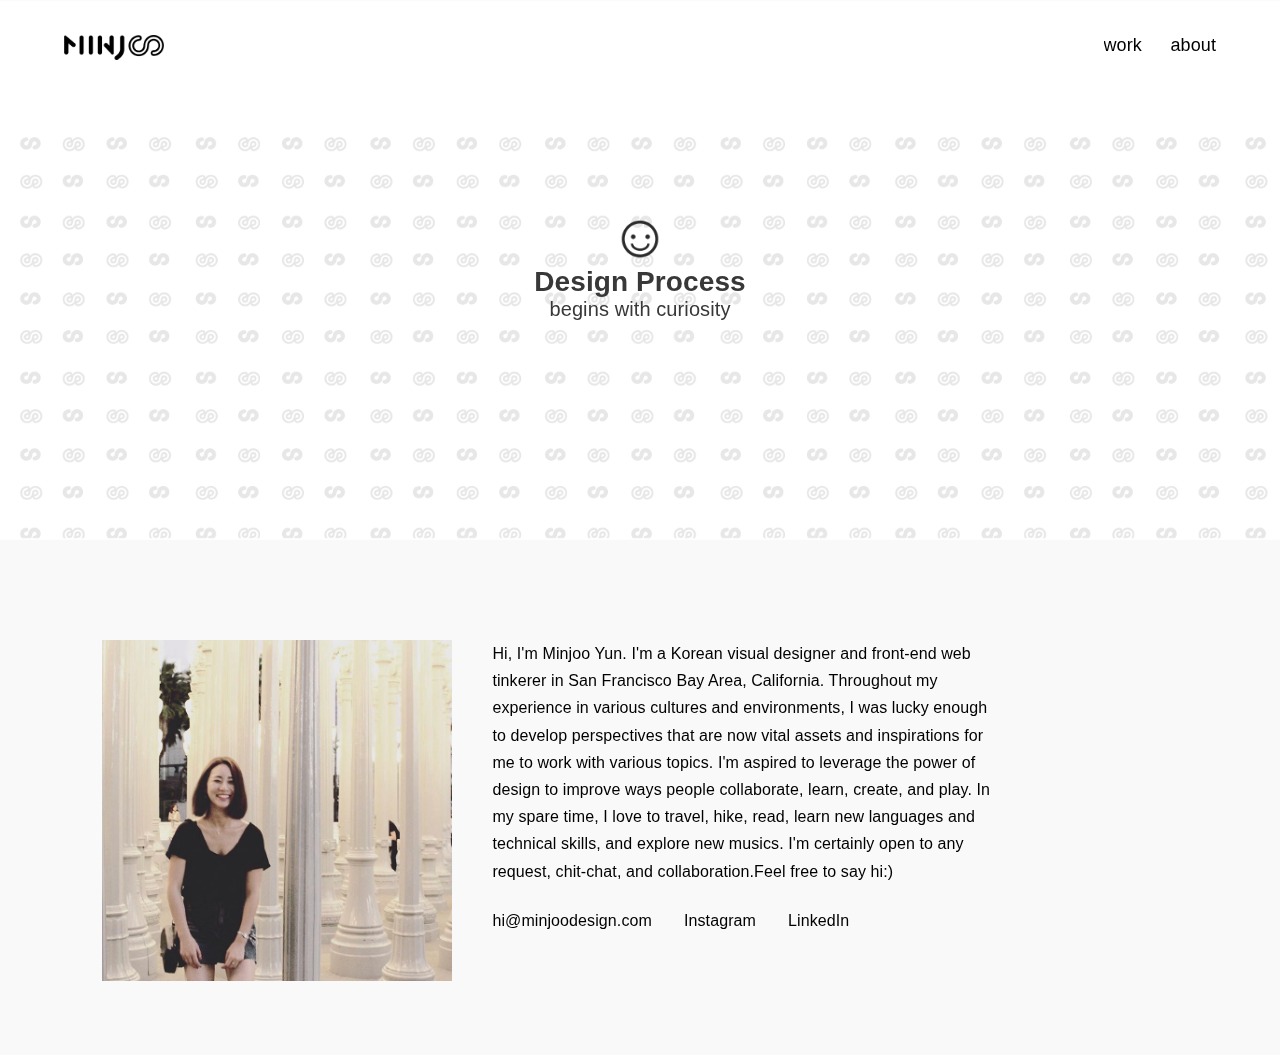
<file: about.html>
<!DOCTYPE html>
<html lang="en">
<head>
  <meta charset="UTF-8">
  <meta name="viewport" content="width=device-width, initial-scale=1">
  <title>Minjoo Yun Designer</title>
  <link rel="stylesheet" href="css/about.css">
  <link rel="stylesheet" href="css/style.css">
  <link rel="icon" href="favicon.ico" type="image/x-icon" sizes="16x16"/>
  <link rel="stylesheet"
 href="https://cdn.jsdelivr.net/npm/animate.css@3.5.2/animate.min.css">
  <script src="https://ajax.googleapis.com/ajax/libs/jquery/3.2.1/jquery.min.js"></script>
  <script src="https://ajax.googleapis.com/ajax/libs/jquery/1.11.0/jquery.min.js"></script>
</head>
<div class="nanobar bar" id="nanobar"></div>
<body class="hidden">
<div class="body-wrapper hidden">
    <div class="content" id="landing">
        <header class="nav-down">
          <div class="topnav">
            <a href="index.html">
              <img src="assets/logo-black.png" width="100px" />
              <!-- <h1 class="logo logo_name">Minjoo</h1> -->
            </a>
            <ul>
              <li><a href="index.html" class="navBtn">work</a></li>
              <li><a href="about.html" class="navBtn">about</a></li>
            </ul>
          </div>
        </header>
    </div>

      <div class="parallax-window landing" data-parallax="scroll" data-image-src="assets/mj-gray-pattern_1.png">
        <div class="intro_title animated fadeInUp">
          <img src="assets/ic-hello-about.png" width="40px" />
          <p class="intro_title">Design Process</p>
          <p class="intro_subhead">begins with curiosity</p>
        </div>
      </div>
      <!-- <img src="assets/profile-img.png" width="300px"/> -->
    <div class="about_main">
      <div class="about_col2">
        <img src="assets/profile_pic3.jpg" width="350px" />
      </div>
        <div class="about_copy about_col1">
          <p calss="about_bodycopy bodycopy">
            Hi, I'm Minjoo Yun. I'm a Korean visual designer and front-end web tinkerer in San Francisco Bay Area, California. Throughout my experience in various cultures and environments, I was lucky enough to develop perspectives that are now vital assets and inspirations for me to work with various topics. I'm aspired to leverage the power of design to improve ways people collaborate, learn, create, and play. In my spare time, I love to travel, hike, read, learn new languages and technical skills, and explore new musics. I'm certainly open to any request, chit-chat, and collaboration.Feel free to say hi:)
            <!-- <a href="assets/cv_2018jan.pdf" target="_blank" id="cv_link">Résumé can be found here.</a> -->
          </p>
          <div class="footer_ic_social ic_social">
            <a href="mailto:hi@minjoodesign.com" target="_blank"><p class="ic_social email">
            hi@minjoodesign.com
            </p></a>
              <a href="https://www.instagram.com/mjmj.yun" target="_blank" ><p class="ic_social instagram">
                Instagram
              </p></a>
              <a href="https://www.linkedin.com/in/mjmjyun/" target="_blank"><p class="ic_social linkedin">
                LinkedIn
              </p></a>
          </div>
        </div>
    </div>

<script src='js/web.js'></script>
<script src="parallax.js-1.5.0/parallax.js"></script>

</body>
</html>
</file>
<file: css/about.css>
*{
  margin:0px;
  font-family: 'avenir', sans-serif;
  font-size: 16px;
  font-weight:500;
  overflow-x: hidden;
}
::-moz-selection { /* Code for Firefox */
    background: #e5e5e5;
}

::selection {
    background: #e5e5e5;
}
body{
  background-color: white;
}
.about_main{
  margin-bottom: 70px;
  margin-left: 8%;
  display: inline-flex;
  /*justify-content: space-between;*/
  margin-top: 100px;
  margin-right: 8%
}

.about_social{
  margin-top: 30px;
}
.about_copy{
  width: 500px;
  margin-left: 40px;
}
.about_copy p{
  font-size: 16px;
  font-weight: normal;
  color: black;
  line-height: 1.7;
}
.about_h1{
  font-size: 48px;
  font-weight: bold;
  color:  black;
  margin-left: -4px;
  margin-top: 50px;
  margin-bottom: 50px;

  z-index: -10;
}

/*.about_col2, .about_col3{
  margin-left: 50px;
}*/
.about_col2 h3{
  text-decoration: underline;
  color: #383838;
}
.about_col2 a{
  text-decoration: none;
}
.about_col2 p{
  line-height: 1.7;
  color: #383838;
  font-weight: normal;
}
.about_col3{
  line-height: 1.7;
  color:  rgb(48, 0, 208);
}
#cv_link{
  font-size: 16px;
  font-weight: 200;
  text-decoration: underline;
}

#intro-text{
  text-align: center;
  margin-top: 0;
}
body {
    overflow-y: hidden;
    overflow-x: hidden;
}
header {
    background: transparent;
    height: 70px;
    position: fixed;
    top: 0;
    transition: top 0.2s ease-in-out;
    width: 100%;
    z-index: 200000;
}

.content{
  background-color: #a4c2f4;
}

.title h1{
  font-size: 39px;
  padding-top: 100px;
  display: inline;
  float: left;
  color: #aaaaaa;
}
.copyrights{
  color: black;
  text-align: center;
  width: 100%;
}
/*media query starts here*/
[class*="col-"] {
    width: 100%;
}
@media only screen and (max-width: 420px) {
  .about_copy{
    width: 300px;
  }
  .about_landing{
  width: 80%;
  }
  .about_main{
    margin-top: 50px;
    margin-bottom: 20px;
  }
}
@media only screen and (max-width: 980px) {
  .about_main{
    margin-bottom: 70px;
    margin-left: 8%;
    margin-right: 8%;
    display: flex;
    flex-direction: column;
  }
  .about_col2{
    margin-bottom: 30px;
  }

}

@media only screen and (max-width: 520px) {
  .about_landing{
    width: 100%;
  }
  .about_copy{
    width: 300px;
  }
  .about_social{
    visibility: hidden;
  }

  .parallax-window {
      min-height:70vh;
      background: transparent;
  }

}
@media only screen and (max-width: 850px) {
.footer_copyrights{
  justify-content: center;
}
.work-name{
  font-size: 16px;
}
.work-name p{
  font-size: 14px;
}
.work_wrapper{
  display: block;
}

.each_work_entire{
  width:100%;
  display: flex;
  flex-direction: column;
  margin-bottom: 5px;
}

@media only screen and (min-width: 600px) {
    /* For tablets: */
    .col-m-1 {width: 8.33%;}
    .col-m-2 {width: 16.66%;}
    .col-m-3 {width: 25%;}
    .col-m-4 {width: 33.33%;}
    .col-m-5 {width: 41.66%;}
    .col-m-6 {width: 50%;}
    .col-m-7 {width: 58.33%;}
    .col-m-8 {width: 66.66%;}
    .col-m-9 {width: 75%;}
    .col-m-10 {width: 83.33%;}
    .col-m-11 {width: 91.66%;}
    .col-m-12 {width: 100%;}
}
@media only screen and (min-width: 768px) {
    /* For desktop: */
    .col-1 {width: 8.33%;}
    .col-2 {width: 16.66%;}
    .col-3 {width: 25%;}
    .col-4 {width: 33.33%;}
    .col-5 {width: 41.66%;}
    .col-6 {width: 50%;}
    .col-7 {width: 58.33%;}
    .col-8 {width: 66.66%;}
    .col-9 {width: 75%;}
    .col-10 {width: 83.33%;}
    .col-11 {width: 91.66%;}
    .col-12 {width: 100%;}
}
</file>
<file: css/style.css>
*{
  margin:0px;
  font-family: 'avenir', sans-serif;
  font-size: 16px;
  font-weight:500;
  overflow-x: hidden;
  letter-spacing: 0.1px;

}

::-moz-selection { /* Code for Firefox */
    background: #e5e5e5;
}

::selection {
    background: #e5e5e5;
}
#intro-text{
  text-align: center;
  margin-top: 0;
}
body {
    overflow-y: hidden;
    overflow-x: hidden;
    background-color: #f9f9f9;

}

header {
    background: transparent;
    height: 100px;
    position: fixed;
    top: 0;
    transition: top 0.2s ease-in-out;
    width: 100%;
    z-index: 200000;
}
.nav-up {
    top: -60px;
}

.nanobar {
  width: 100%;
  height: 4px;
  z-index: 9999;
  top:0;
}
.bar {
  width: 0;
  height: 100%;
  transition: height .3s;
  background: rgb(195, 195, 195);
}

.parallax-window {
    min-height:60vh;
    background: transparent;
    display: flex;
    justify-content: center;
    /*padding-left: 10%;*/
    align-items: center;
}
.intro_title{
    color: #383838;
    font-size: 28px;
    width: 320px;
    text-align: center;
    font-weight: bold;
    font-family: "Montserrat", sans-serif;
}
.intro_subhead{
  font-size: 20px;
  font-weight: normal;
}
.logo{
  display: inline;
}
.logo_name{
  font-size: 28px;
  font-weight: bold;
}


.container {
    display: inline-block;
    cursor: pointer;
}

.topnav{
  background-color: transparent;
  display: flex;
  justify-content: space-between;
  padding-left: 5%;
  padding-right: 5%;
  margin-top: 35px;
  position: relative;
  height: 40px;
}
.topnav ul {
  list-style-type: none;
}

.topnav ul li{
  display: inline-block;
  margin-left:24px;
}

.topnav a{
  text-decoration: none;
  color: black;
  font-size: 18px;

  -webkit-transition:ease, .3s;
  transition: ease, .3s;
}
.topnav a:hover{
  color:rgb(42, 1, 240);
}
.regular_link{
  font-size: 16px;
  font-weight: 400;
  text-decoration: underline;
}

/*#top_btn{
  display:none;
}*/


.landing-title{
  font-size: 150px;
  font-weight: bold;
  letter-spacing: -6px;
  margin-top: 200px;

}

.content{
  background-color: #a4c2f4;
}

.title h1{
  font-size: 39px;
  padding-top: 100px;
  display: inline;
  float: left;
  color: #aaaaaa;
}

/*work section */
.work_wrapper{
  display: flex;
  flex-direction: row;
}
.work_entire{
  margin-left: 5%;
  margin-right: 5%;
}
.work{
  width: 100%;
  position: relative;
  margin-top: 50px;
}
.work_main_img{
  margin-top: 50px;
}
/*portfolio ITEM*/

.each_work_entire{
  width:100%;
  display: flex;
  flex-direction: row;
}
.work_left{
  margin-right: 5px;
  margin-top: 5px;
}
.work_right{
  margin-right: 5px;
  margin-top: 5px;

}
/*.item{
  padding: 10px;
  position:relative;
}*/
.work_ui{
  margin-top: 70px;
  margin-bottom: 70px;
}

.item .img {
-webkit-transition: 0.6s ease;
transition: 0.6s ease;
}
.work_container {
  position: relative;
  width:100%;
}

.img {
  display: block;
  width: 100%;
}

.overlay {
  position: absolute;
  top: 0%;
  bottom: 0;
  left: 0;
  right: 0;
  height: 100%;
  width: 100%;
  opacity: 0;
  transition: .3s ease;
  background-color: rgb(42, 1, 240);
}
.overlay p{
  color: white;
  width: 100%;
  margin-left: 8%;
  margin-top: 8%;
  font-weight: 300;
}
.work_container a:hover .overlay {
  opacity: .9;
}

.portfolio-title{
display: flex;
align-items: center;
padding:20px;
background-color: white;
}

/*footer section */

footer{
  width: 100%;
  padding-bottom: 50px;
  margin-top: 100px;
  /*border-top: 1px solid #ededed;*/
}
#backToTop{
  float: right;
  margin-top: 30px;
  margin-bottom: 40px;
}
/*btn*/
.last_btn{
  width: 100%;
  margin-top: 30px;
  display: flex;
  justify-content: space-between;
  margin-top: 150px;
  margin-bottom: 60px;
}
.btn{
  font-size: 14px;
  font-weight: 400;
  color: rgb(88, 88, 88);
  text-decoration: none;
}
.next_btn{
  margin-top: 10px;
}
.btn a:link{
  text-decoration: none;
}
.last_btn_wrapper{
  padding-left: 1.5%;
}

.footer_copyrights{
  display: flex;
  justify-content: space-between;
}

.footer_line{
width: 30px;
height: 2px;
background-color: #26ffab;
}

.copyrights{
  font-weight: 400;
  font-size: 12px;
  margin-top: 5px;
  color: black;
}

.footer_text{
  display: flex;
  justify-content: space-between;
}

.footer_ic_social{
  margin-top: 20px;
  display: flex;
}
.ic_social p{
  font-weight: 500;
}
.ic_social a{
  margin-right: 2px;
  margin-top: 2px;
  color:black;
  text-decoration: none;

  -webkit-transition: ease .3s; /* Safari */
   transition: ease .3s;
 }
 .email{
   padding-right: 30px;
 }
.instagram{
  margin-right: 30px;
}

.ic_social:hover{
  color: rgb(42, 1, 240);
}

.hideme{
  opacity: 0;
}


/*media query starts here*/
[class*="col-"] {
    width: 100%;
}

@media only screen and (max-width: 400px) {
  .logo_name{
    font-size: 22px;
  }
  .footer_text{
    display: flex;
    justify-content: center;
    align-items: center;
  }
  .work_ui{
    margin-top: 70px;
    margin-bottom: 70px;
    width: 100%;
  }
  .footer_text{
    display: block;
  }

  .parallax-window {
      min-height:70vh;
      background: transparent;
      display: flex;
      justify-content: center;
      /*padding-left: 10%;*/
      align-items: center;
  }
  .last_btn{
    display: block;
  }
}
@media only screen and (max-width: 720px) {
  .work_left{
    margin-right: 5px;
    margin-top: 0px;
  }
.work{
  margin-top: 15px;
}
.work-name{
  font-size: 10px;
  display:none;
}
.work-name-p{
  font-size: 10px;
  font-weight: bold;
}
.work_wrapper{
  display: block;
}
.work-title{
  display:none;
}
.work_caption{
  width: 80px;
  margin-top: 0;

}
.landing-title{
  font-size: 62px;
  margin-top: 120px;
}
.each_work_entire{
  width:100%;
  display: flex;
  flex-direction: row;
}

@media only screen and (min-width: 600px) {
    /* For tablets: */
    .col-m-1 {width: 8.33%;}
    .col-m-2 {width: 16.66%;}
    .col-m-3 {width: 25%;}
    .col-m-4 {width: 33.33%;}
    .col-m-5 {width: 41.66%;}
    .col-m-6 {width: 50%;}
    .col-m-7 {width: 58.33%;}
    .col-m-8 {width: 66.66%;}
    .col-m-9 {width: 75%;}
    .col-m-10 {width: 83.33%;}
    .col-m-11 {width: 91.66%;}
    .col-m-12 {width: 100%;}
}
@media only screen and (min-width: 768px)  {
    /* For desktop: */
    .col-1 {width: 8.33%;}
    .col-2 {width: 16.66%;}
    .col-3 {width: 25%;}
    .col-4 {width: 33.33%;}
    .col-5 {width: 41.66%;}
    .col-6 {width: 50%;}
    .col-7 {width: 58.33%;}
    .col-8 {width: 66.66%;}
    .col-9 {width: 75%;}
    .col-10 {width: 83.33%;}
    .col-11 {width: 91.66%;}
    .col-12 {width: 100%;}
    .container {
        display: inline-block;
        cursor: pointer;
    }
}

@media only screen
and (min-width: 375px)
and (max-width: 667px){

  .title h1{
    font-size: 36px;
    padding-top: 100px;
    padding-bottom: 20px;
    display: inline;
    float: left;
  }

  .work_wrapper{
    display: block;
  }
</file>
